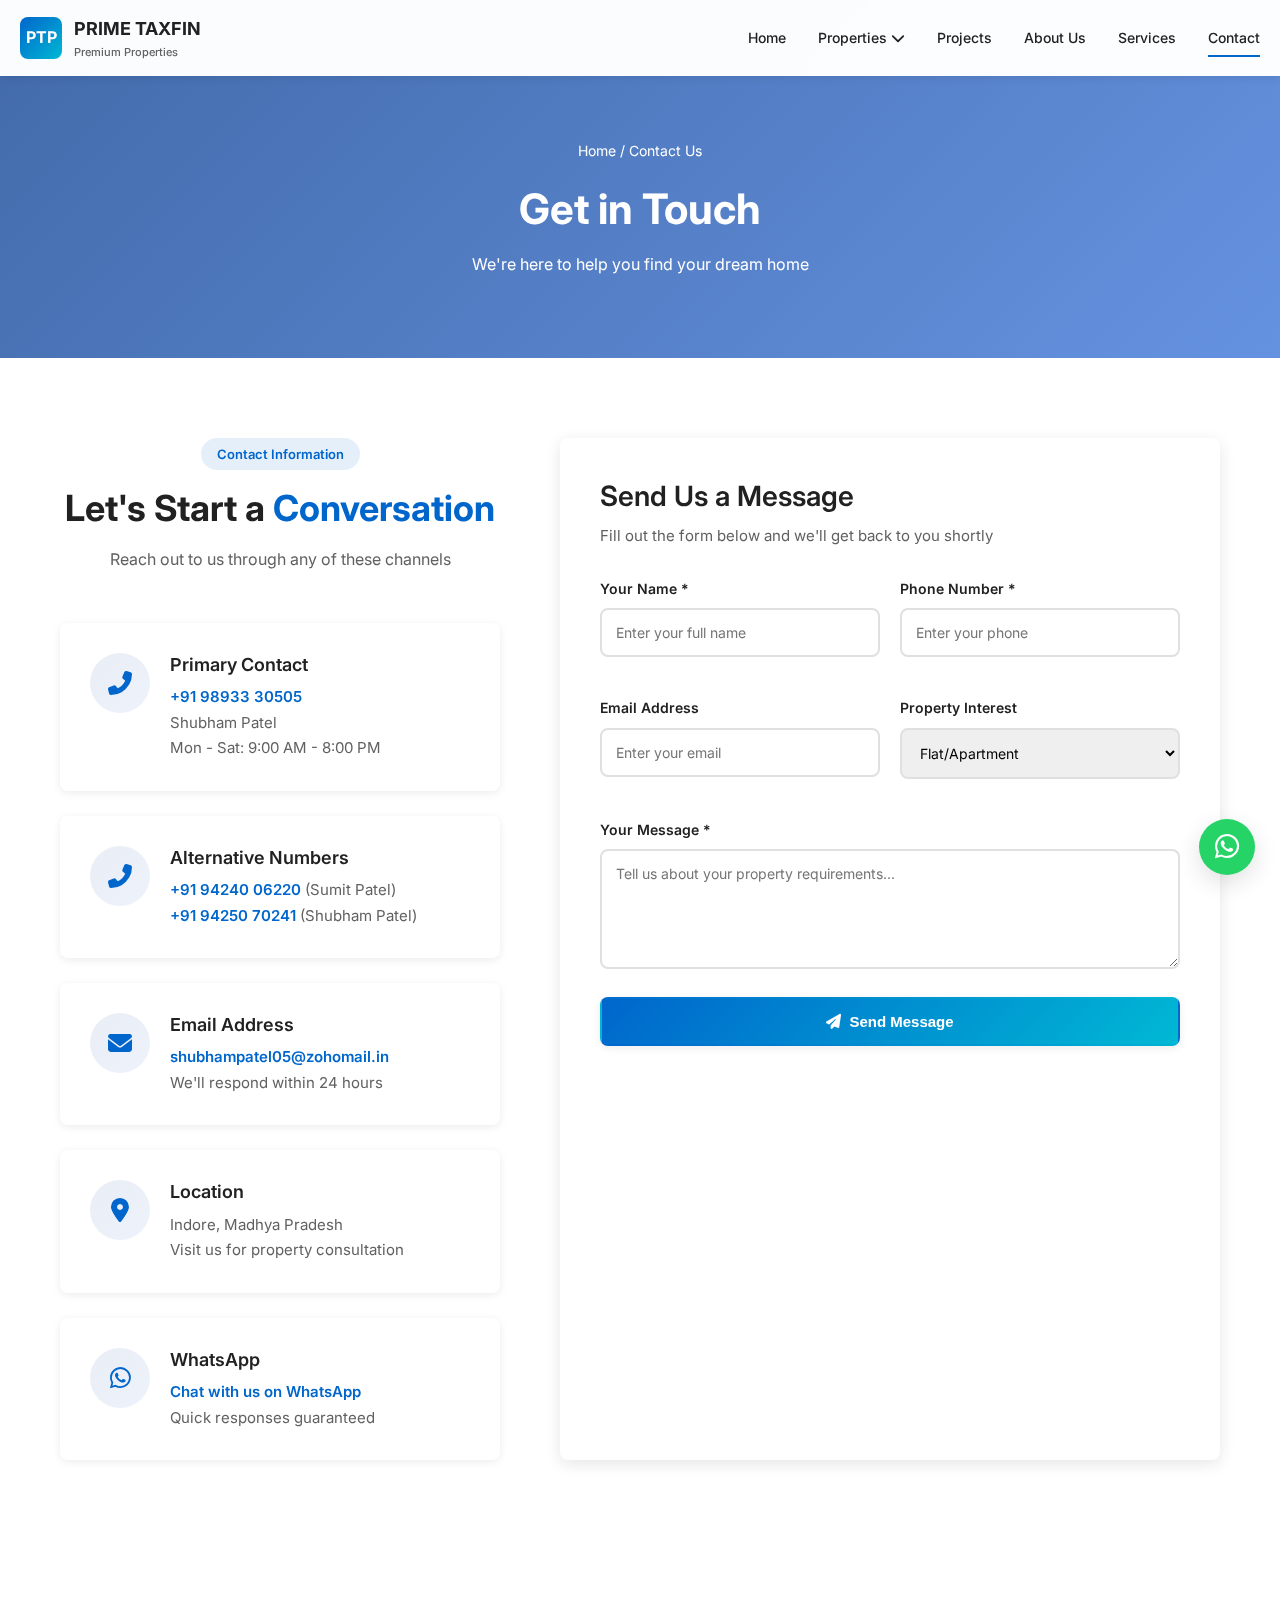
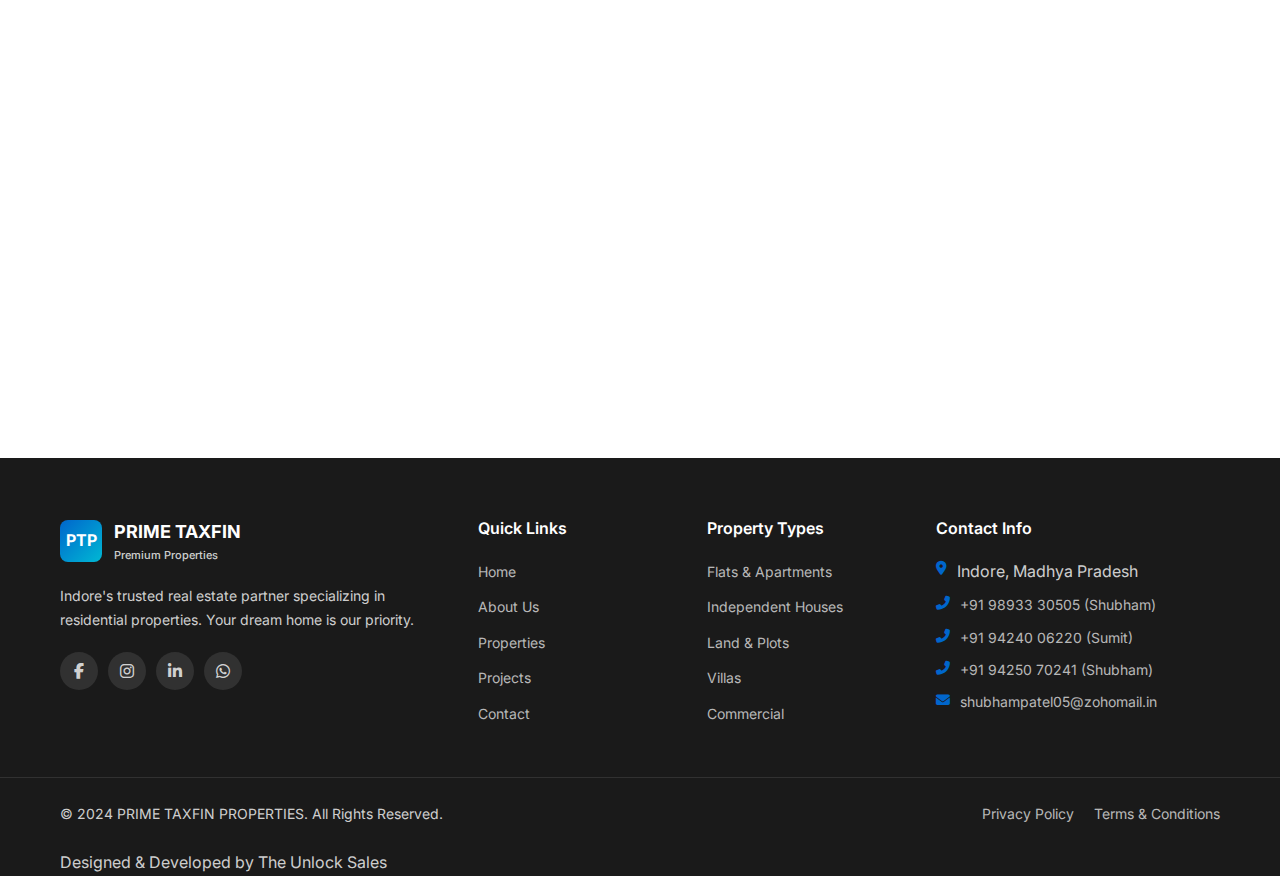
<file: contact.html>
<!DOCTYPE html>
<html lang="en">
<head>
    <meta charset="UTF-8">
    <meta name="viewport" content="width=device-width, initial-scale=1.0">
    <title>Contact Us - PRIME TAXFIN PROPERTIES | Get in Touch</title>
    <meta name="description" content="Contact Prime Taxfin Properties for premium residential properties in Indore. Call, email, or visit our office for property inquiries.">
    <link rel="stylesheet" href="style.css">
    <link rel="stylesheet" href="https://cdnjs.cloudflare.com/ajax/libs/font-awesome/6.5.1/css/all.min.css">
    <link href="https://unpkg.com/aos@2.3.1/dist/aos.css" rel="stylesheet">
    <link href="https://fonts.googleapis.com/css2?family=Inter:wght@300;400;500;600;700;800&family=Playfair+Display:wght@400;500;600;700&display=swap" rel="stylesheet">
    <style>
        .page-hero {
            background: linear-gradient(135deg, rgba(45, 90, 160, 0.9) 0%, rgba(74, 127, 219, 0.85) 100%), url('https://images.unsplash.com/photo-1486406146926-c627a92ad1ab?w=1600') center/cover;
            padding: 140px 20px 80px;
            text-align: center;
            color: var(--white);
        }
        .page-hero h1 {
            font-size: 42px;
            font-weight: 700;
            margin-bottom: 15px;
            color: var(--white);
        }
        .breadcrumb {
            font-size: 14px;
            margin-bottom: 20px;
            opacity: 0.9;
        }
        .breadcrumb a {
            color: var(--white);
        }
        .contact-grid {
            display: grid;
            grid-template-columns: 1fr 1.5fr;
            gap: 60px;
        }
        .contact-info-cards {
            display: flex;
            flex-direction: column;
            gap: 25px;
        }
        .info-card {
            background: var(--white);
            padding: 30px;
            border-radius: var(--radius);
            box-shadow: var(--shadow-sm);
            display: flex;
            gap: 20px;
            transition: var(--transition);
        }
        .info-card:hover {
            transform: translateX(5px);
            box-shadow: var(--shadow-md);
        }
        .info-icon {
            width: 60px;
            height: 60px;
            background: linear-gradient(135deg, rgba(45, 90, 160, 0.1) 0%, rgba(74, 127, 219, 0.1) 100%);
            border-radius: 50%;
            display: flex;
            align-items: center;
            justify-content: center;
            font-size: 24px;
            color: var(--primary-blue);
            flex-shrink: 0;
        }
        .info-content h3 {
            font-size: 18px;
            margin-bottom: 8px;
        }
        .info-content p {
            font-size: 15px;
            color: var(--text-gray);
            line-height: 1.7;
        }
        .info-content a {
            color: var(--primary-blue);
            font-weight: 600;
        }
        .contact-form-wrapper {
            background: var(--white);
            padding: 40px;
            border-radius: var(--radius);
            box-shadow: var(--shadow-md);
        }
        .contact-form-wrapper h3 {
            font-size: 28px;
            margin-bottom: 10px;
        }
        .contact-form-wrapper p {
            font-size: 15px;
            color: var(--text-gray);
            margin-bottom: 30px;
        }
        .form-row {
            display: grid;
            grid-template-columns: 1fr 1fr;
            gap: 20px;
            margin-bottom: 20px;
        }
        .form-group {
            margin-bottom: 20px;
        }
        .form-group label {
            display: block;
            font-size: 14px;
            font-weight: 600;
            margin-bottom: 8px;
            color: var(--text-dark);
        }
        .form-group input,
        .form-group textarea,
        .form-group select {
            width: 100%;
            padding: 14px;
            border: 2px solid var(--border-color);
            border-radius: var(--radius);
            font-size: 14px;
            transition: var(--transition);
            font-family: inherit;
        }
        .form-group input:focus,
        .form-group textarea:focus,
        .form-group select:focus {
            outline: none;
            border-color: var(--primary-blue);
        }
        .form-group textarea {
            resize: vertical;
            min-height: 120px;
        }
        .map-section {
            margin-top: 60px;
            border-radius: var(--radius);
            overflow: hidden;
            box-shadow: var(--shadow-md);
        }
        .map-section iframe {
            width: 100%;
            height: 450px;
            border: none;
        }
        @media (max-width: 992px) {
            .contact-grid {
                grid-template-columns: 1fr;
                gap: 40px;
            }
        }
        @media (max-width: 576px) {
            .page-hero h1 {
                font-size: 32px;
            }
            .form-row {
                grid-template-columns: 1fr;
            }
            .contact-form-wrapper {
                padding: 30px 20px;
            }
        }
    </style>
</head>
<body>

    <a href="https://wa.me/919893330505" class="whatsapp-float" target="_blank">
        <i class="fab fa-whatsapp"></i>
    </a>

    <header class="header scrolled" id="header">
        <div class="header-container">
            <a href="index.html" class="logo">
                <div class="logo-icon">PTP</div>
                <div class="logo-text">
                    <span class="logo-name">PRIME TAXFIN</span>
                    <span class="logo-tagline">Premium Properties</span>
                </div>
            </a>

            <nav class="nav-menu" id="navMenu">
                <a href="index.html" class="nav-link">Home</a>
                <div class="nav-dropdown">
                    <a href="properties.html" class="nav-link">Properties <i class="fas fa-chevron-down"></i></a>
                    <div class="dropdown-menu">
                        <a href="properties.html?type=flat">Flats & Apartments</a>
                        <a href="properties.html?type=house">Independent Houses</a>
                        <a href="properties.html?type=land">Land & Plots</a>
                        <a href="properties.html?type=villa">Villas</a>
                        <a href="properties.html?type=commercial">Commercial</a>
                    </div>
                </div>
                <a href="projects.html" class="nav-link">Projects</a>
                <a href="about.html" class="nav-link">About Us</a>
                <a href="services.html" class="nav-link">Services</a>
                <a href="contact.html" class="nav-link active">Contact</a>
            </nav>

            <button class="menu-toggle" id="menuToggle">
                <span></span>
                <span></span>
                <span></span>
            </button>
        </div>
    </header>

    <section class="page-hero">
        <div class="container">
            <div class="breadcrumb" data-aos="fade-up">
                <a href="index.html">Home</a> / Contact Us
            </div>
            <h1 data-aos="fade-up" data-aos-delay="100">Get in Touch</h1>
            <p data-aos="fade-up" data-aos-delay="200">We're here to help you find your dream home</p>
        </div>
    </section>

    <section class="section-padding">
        <div class="container">
            <div class="contact-grid">
                <div class="contact-info" data-aos="fade-right">
                    <div class="section-header">
                        <span class="section-tag">Contact Information</span>
                        <h2 class="section-title">Let's Start a <span>Conversation</span></h2>
                        <p class="section-subtitle">Reach out to us through any of these channels</p>
                    </div>

                    <div class="contact-info-cards">
                        <div class="info-card">
                            <div class="info-icon">
                                <i class="fas fa-phone-alt"></i>
                            </div>
                            <div class="info-content">
                                <h3>Primary Contact</h3>
                                <p><a href="tel:9893330505">+91 98933 30505</a></p>
                                <p>Shubham Patel</p>
                                <p>Mon - Sat: 9:00 AM - 8:00 PM</p>
                            </div>
                        </div>

                        <div class="info-card">
                            <div class="info-icon">
                                <i class="fas fa-phone-alt"></i>
                            </div>
                            <div class="info-content">
                                <h3>Alternative Numbers</h3>
                                <p><a href="tel:9424006220">+91 94240 06220</a> (Sumit Patel)</p>
                                <p><a href="tel:9425070241">+91 94250 70241</a> (Shubham Patel)</p>
                            </div>
                        </div>

                        <div class="info-card">
                            <div class="info-icon">
                                <i class="fas fa-envelope"></i>
                            </div>
                            <div class="info-content">
                                <h3>Email Address</h3>
                                <p><a href="mailto:shubhampatel05@zohomail.in">shubhampatel05@zohomail.in</a></p>
                                <p>We'll respond within 24 hours</p>
                            </div>
                        </div>

                        <div class="info-card">
                            <div class="info-icon">
                                <i class="fas fa-map-marker-alt"></i>
                            </div>
                            <div class="info-content">
                                <h3>Location</h3>
                                <p>Indore, Madhya Pradesh</p>
                                <p>Visit us for property consultation</p>
                            </div>
                        </div>

                        <div class="info-card">
                            <div class="info-icon">
                                <i class="fab fa-whatsapp"></i>
                            </div>
                            <div class="info-content">
                                <h3>WhatsApp</h3>
                                <p><a href="https://wa.me/919893330505" target="_blank">Chat with us on WhatsApp</a></p>
                                <p>Quick responses guaranteed</p>
                            </div>
                        </div>
                    </div>
                </div>

                <div class="contact-form-wrapper" data-aos="fade-left">
                    <h3>Send Us a Message</h3>
                    <p>Fill out the form below and we'll get back to you shortly</p>

                    <form id="contactForm">
                        <div class="form-row">
                            <div class="form-group">
                                <label>Your Name *</label>
                                <input type="text" name="name" placeholder="Enter your full name" required>
                            </div>
                            <div class="form-group">
                                <label>Phone Number *</label>
                                <input type="tel" name="phone" placeholder="Enter your phone" required>
                            </div>
                        </div>

                        <div class="form-row">
                            <div class="form-group">
                                <label>Email Address</label>
                                <input type="email" name="email" placeholder="Enter your email">
                            </div>
                            <div class="form-group">
                                <label>Property Interest</label>
                                <select name="interest">
                                    <option>Flat/Apartment</option>
                                    <option>Independent House</option>
                                    <option>Land/Plot</option>
                                    <option>Villa</option>
                                    <option>Commercial Property</option>
                                    <option>Property Valuation</option>
                                    <option>General Inquiry</option>
                                </select>
                            </div>
                        </div>

                        <div class="form-group">
                            <label>Your Message *</label>
                            <textarea name="message" placeholder="Tell us about your property requirements..." required></textarea>
                        </div>

                        <button type="submit" class="btn-primary btn-lg" style="width: 100%;">
                            <i class="fas fa-paper-plane"></i>
                            Send Message
                        </button>
                    </form>
                </div>
            </div>

            <div class="map-section" data-aos="fade-up">
                <iframe src="https://www.google.com/maps/embed?pb=!1m18!1m12!1m3!1d235013.7038109427!2d75.69903658203124!3d22.724065500000003!2m3!1f0!2f0!3f0!3m2!1i1024!2i768!4f13.1!3m3!1m2!1s0x3962fcad1b410ddb%3A0x96ec4da356240f4!2sIndore%2C%20Madhya%20Pradesh!5e0!3m2!1sen!2sin!4v1703234567890!5m2!1sen!2sin" allowfullscreen="" loading="lazy"></iframe>
            </div>
        </div>
    </section>

    <footer class="footer">
        <div class="footer-main">
            <div class="container">
                <div class="footer-grid">
                    <div class="footer-col">
                        <div class="footer-logo">
                            <div class="logo-icon">PTP</div>
                            <div class="logo-text">
                                <span class="logo-name">PRIME TAXFIN</span>
                                <span class="logo-tagline">Premium Properties</span>
                            </div>
                        </div>
                        <p>Indore's trusted real estate partner specializing in residential properties. Your dream home is our priority.</p>
                        <div class="footer-social">
                            <a href="#"><i class="fab fa-facebook-f"></i></a>
                            <a href="#"><i class="fab fa-instagram"></i></a>
                            <a href="#"><i class="fab fa-linkedin-in"></i></a>
                            <a href="https://wa.me/919893330505"><i class="fab fa-whatsapp"></i></a>
                        </div>
                    </div>

                    <div class="footer-col">
                        <h4>Quick Links</h4>
                        <ul>
                            <li><a href="index.html">Home</a></li>
                            <li><a href="about.html">About Us</a></li>
                            <li><a href="properties.html">Properties</a></li>
                            <li><a href="projects.html">Projects</a></li>
                            <li><a href="contact.html">Contact</a></li>
                        </ul>
                    </div>

                    <div class="footer-col">
                        <h4>Property Types</h4>
                        <ul>
                            <li><a href="properties.html?type=flat">Flats & Apartments</a></li>
                            <li><a href="properties.html?type=house">Independent Houses</a></li>
                            <li><a href="properties.html?type=land">Land & Plots</a></li>
                            <li><a href="properties.html?type=villa">Villas</a></li>
                            <li><a href="properties.html?type=commercial">Commercial</a></li>
                        </ul>
                    </div>

                    <div class="footer-col">
                        <h4>Contact Info</h4>
                        <ul class="footer-contact">
                            <li>
                                <i class="fas fa-map-marker-alt"></i>
                                <span>Indore, Madhya Pradesh</span>
                            </li>
                            <li>
                                <i class="fas fa-phone-alt"></i>
                                <a href="tel:9893330505">+91 98933 30505 (Shubham)</a>
                            </li>
                            <li>
                                <i class="fas fa-phone-alt"></i>
                                <a href="tel:9424006220">+91 94240 06220 (Sumit)</a>
                            </li>
                            <li>
                                <i class="fas fa-phone-alt"></i>
                                <a href="tel:9425070241">+91 94250 70241 (Shubham)</a>
                            </li>
                            <li>
                                <i class="fas fa-envelope"></i>
                                <a href="mailto:shubhampatel05@zohomail.in">shubhampatel05@zohomail.in</a>
                            </li>
                        </ul>
                    </div>
                </div>
            </div>
        </div>

        <div class="footer-bottom">
            <div class="container">
                <div class="footer-bottom-content">
                    <p>&copy; 2024 PRIME TAXFIN PROPERTIES. All Rights Reserved.</p>
                    <div class="footer-links">
                        <a href="#">Privacy Policy</a>
                        <a href="#">Terms & Conditions</a>
                    </div>
                </div>
            </div>
        </div>

        <!-- Developer Credit -->
        <div class="developer-credit">
            <div class="container">
                <p>Designed & Developed by <a href="https://theunlocksales.github.io/theunlocksales/" target="_blank" rel="noopener">The Unlock Sales</a></p>
            </div>
        </div>
    </footer>

    <script src="https://unpkg.com/aos@2.3.1/dist/aos.js"></script>
    <script src="script.js"></script>

</body>
</html>
</file>
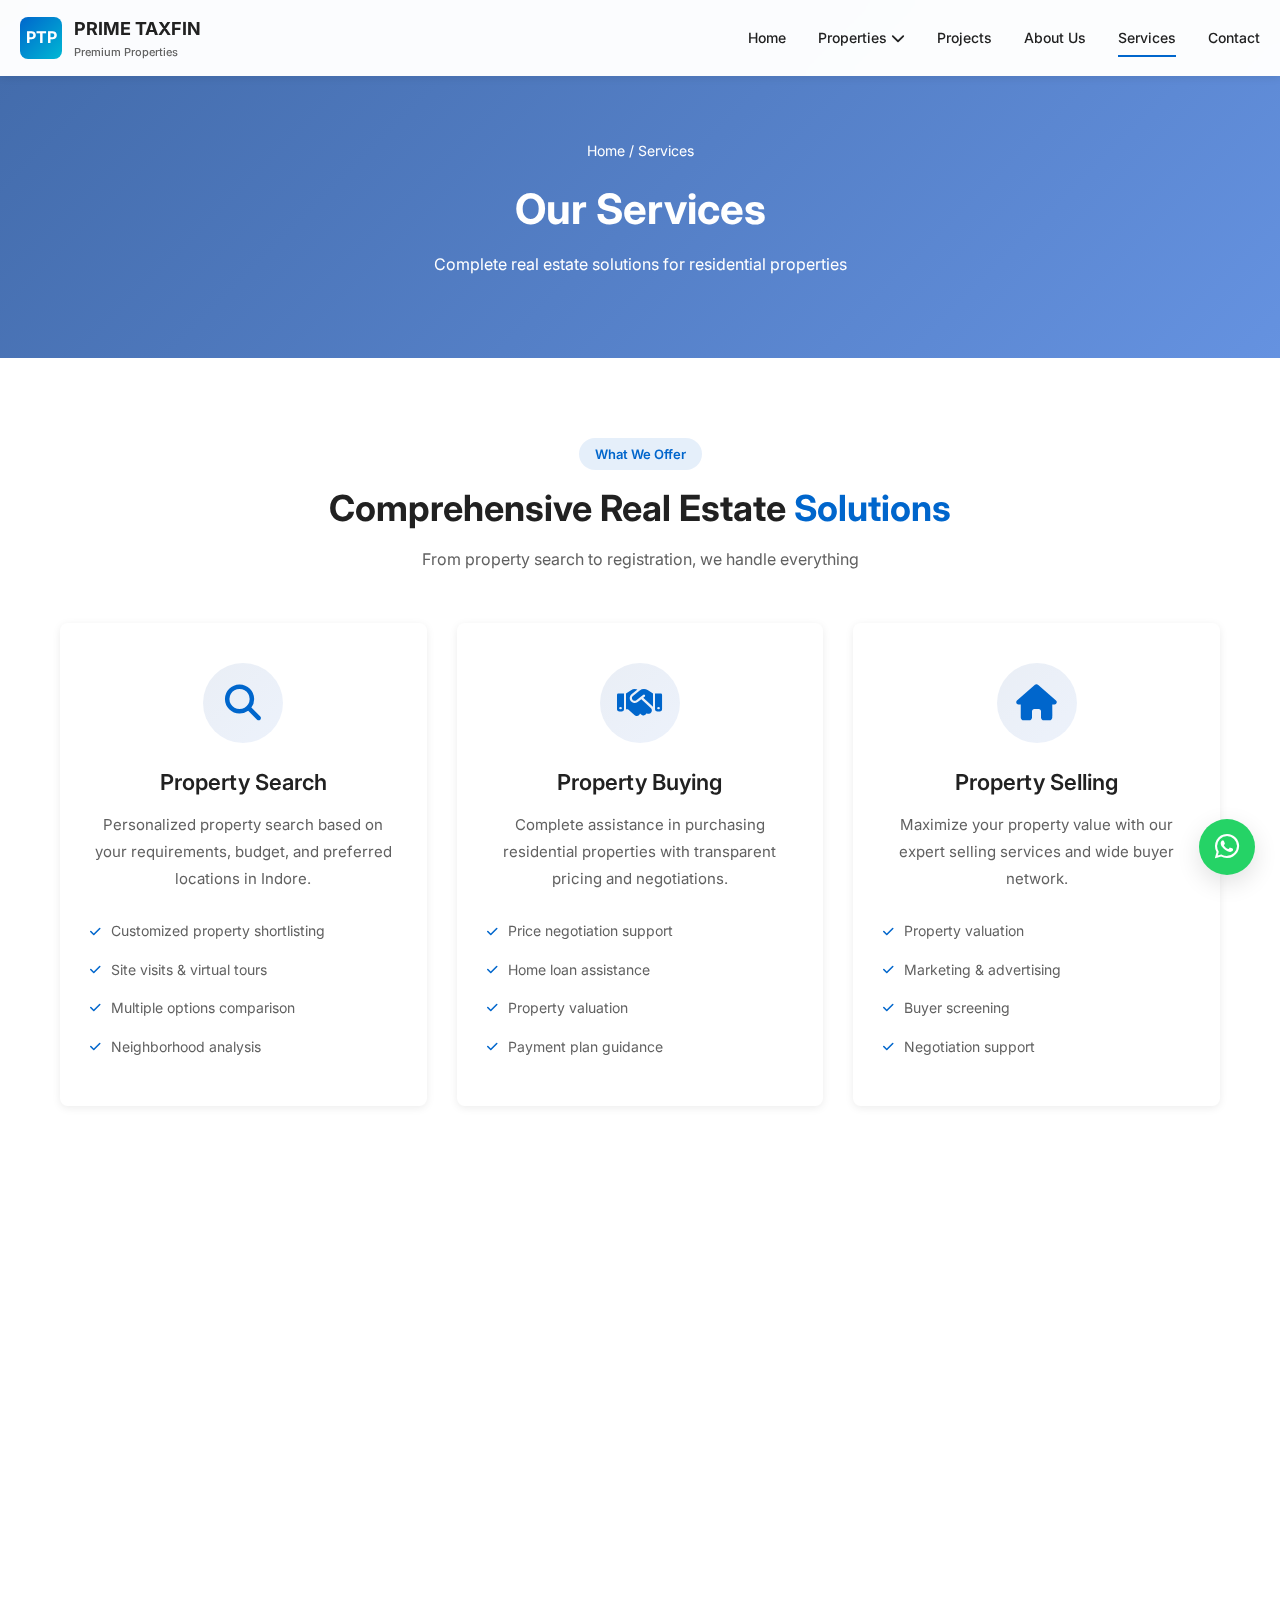
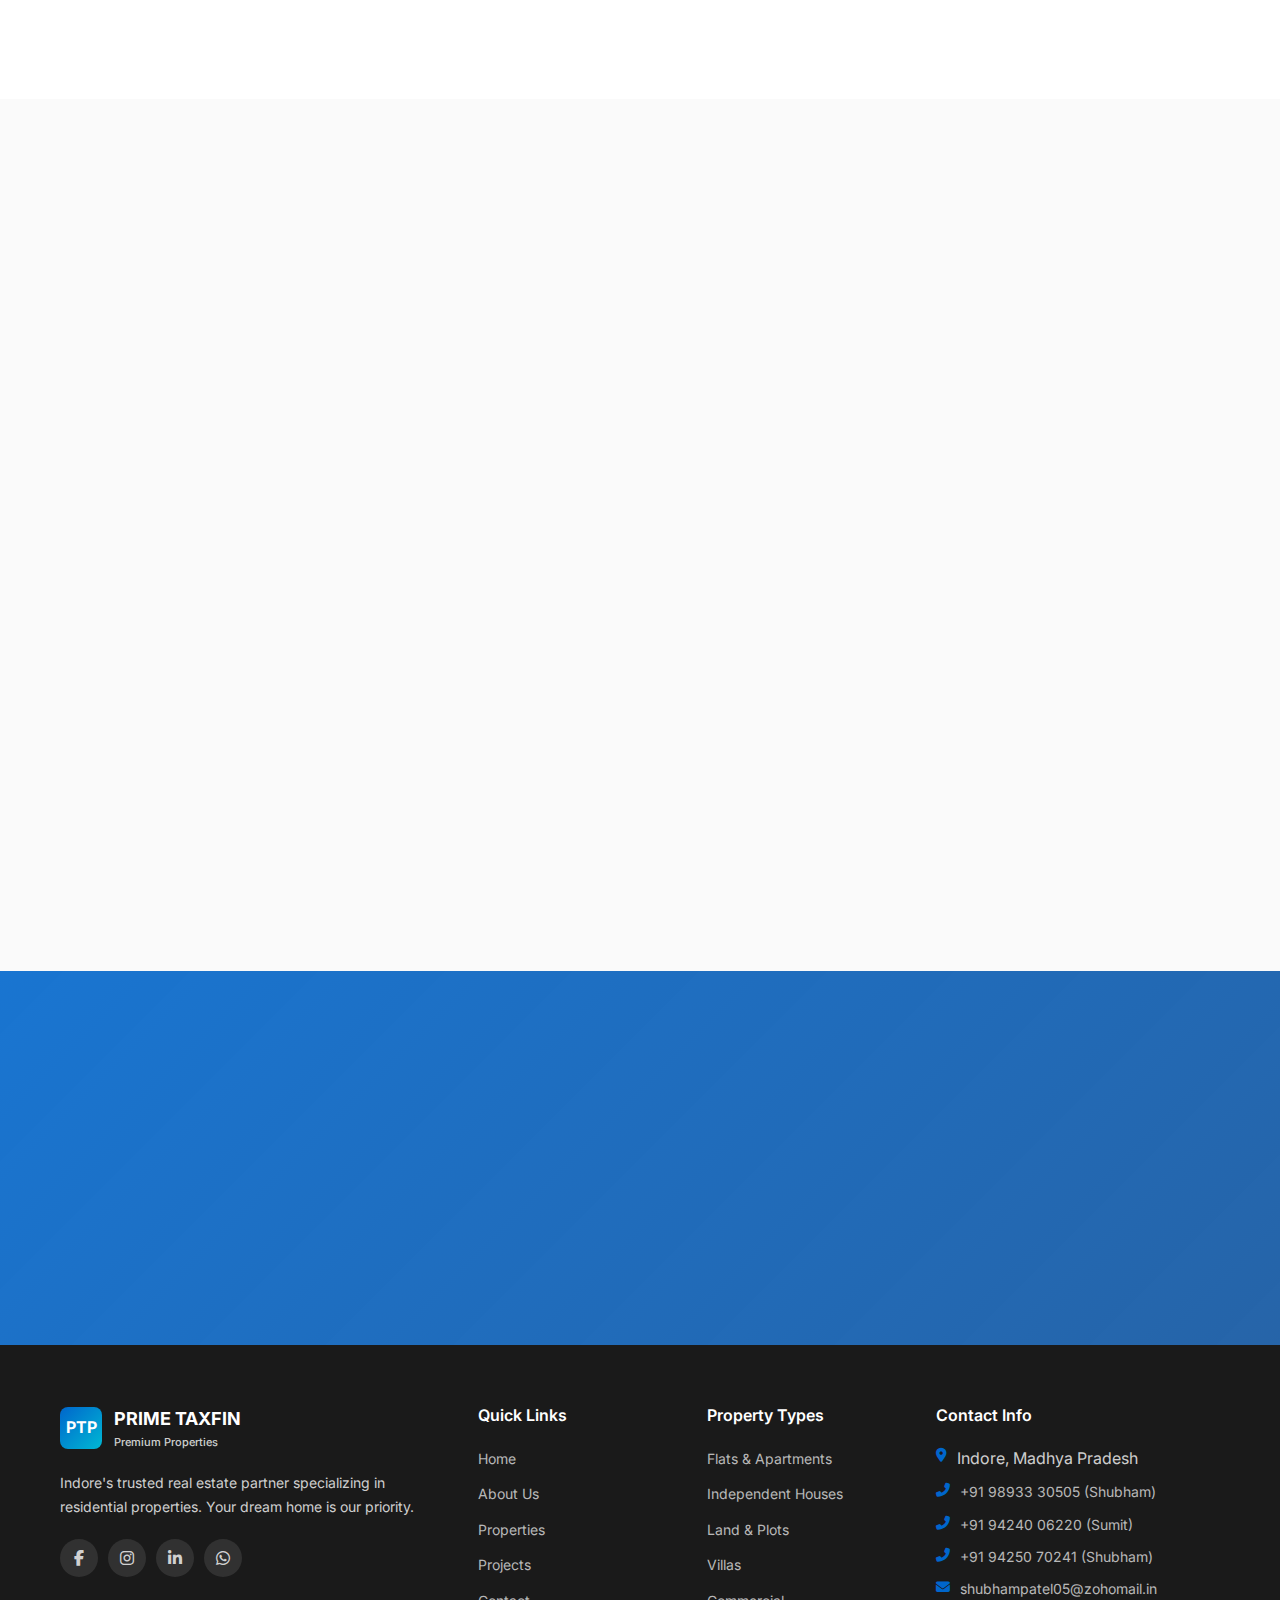
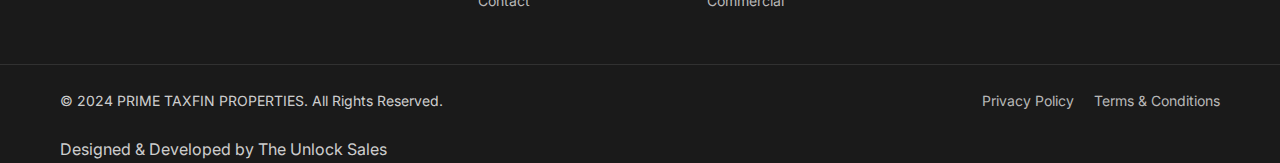
<file: services.html>
<!DOCTYPE html>
<html lang="en">
<head>
    <meta charset="UTF-8">
    <meta name="viewport" content="width=device-width, initial-scale=1.0">
    <title>Services - PRIME TAXFIN PROPERTIES | Complete Real Estate Solutions</title>
    <meta name="description" content="Complete real estate services including property buying, selling, legal assistance, and property management in Indore.">
    <link rel="stylesheet" href="style.css">
    <link rel="stylesheet" href="https://cdnjs.cloudflare.com/ajax/libs/font-awesome/6.5.1/css/all.min.css">
    <link href="https://unpkg.com/aos@2.3.1/dist/aos.css" rel="stylesheet">
    <link href="https://fonts.googleapis.com/css2?family=Inter:wght@300;400;500;600;700;800&family=Playfair+Display:wght@400;500;600;700&display=swap" rel="stylesheet">
    <style>
        .page-hero {
            background: linear-gradient(135deg, rgba(45, 90, 160, 0.9) 0%, rgba(74, 127, 219, 0.85) 100%), url('https://images.unsplash.com/photo-1560518883-ce09059eeffa?w=1600') center/cover;
            padding: 140px 20px 80px;
            text-align: center;
            color: var(--white);
        }
        .page-hero h1 {
            font-size: 42px;
            font-weight: 700;
            margin-bottom: 15px;
            color: var(--white);
        }
        .breadcrumb {
            font-size: 14px;
            margin-bottom: 20px;
            opacity: 0.9;
        }
        .breadcrumb a {
            color: var(--white);
        }
        .services-grid {
            display: grid;
            grid-template-columns: repeat(auto-fit, minmax(350px, 1fr));
            gap: 30px;
        }
        .service-card {
            background: var(--white);
            padding: 40px 30px;
            border-radius: var(--radius);
            box-shadow: var(--shadow-sm);
            transition: var(--transition);
            text-align: center;
        }
        .service-card:hover {
            transform: translateY(-8px);
            box-shadow: var(--shadow-lg);
        }
        .service-icon {
            width: 80px;
            height: 80px;
            margin: 0 auto 25px;
            background: linear-gradient(135deg, rgba(45, 90, 160, 0.1) 0%, rgba(74, 127, 219, 0.1) 100%);
            border-radius: 50%;
            display: flex;
            align-items: center;
            justify-content: center;
            font-size: 36px;
            color: var(--primary-blue);
            transition: var(--transition);
        }
        .service-card:hover .service-icon {
            background: var(--gradient-blue);
            color: var(--white);
            transform: rotateY(360deg);
        }
        .service-card h3 {
            font-size: 22px;
            margin-bottom: 15px;
            color: var(--text-dark);
        }
        .service-card p {
            font-size: 15px;
            color: var(--text-gray);
            line-height: 1.8;
            margin-bottom: 20px;
        }
        .service-features {
            list-style: none;
            text-align: left;
            margin-top: 20px;
        }
        .service-features li {
            padding: 8px 0;
            font-size: 14px;
            color: var(--text-gray);
            display: flex;
            align-items: center;
            gap: 10px;
        }
        .service-features li i {
            color: var(--primary-blue);
            font-size: 12px;
        }
        .process-section {
            background: var(--bg-light);
        }
        .process-grid {
            display: grid;
            grid-template-columns: repeat(auto-fit, minmax(250px, 1fr));
            gap: 30px;
            margin-top: 50px;
        }
        .process-step {
            background: var(--white);
            padding: 30px;
            border-radius: var(--radius);
            box-shadow: var(--shadow-sm);
            text-align: center;
            position: relative;
        }
        .step-number {
            width: 50px;
            height: 50px;
            background: var(--gradient-blue);
            color: var(--white);
            border-radius: 50%;
            display: flex;
            align-items: center;
            justify-content: center;
            font-size: 22px;
            font-weight: 700;
            margin: 0 auto 20px;
        }
        .process-step h4 {
            font-size: 18px;
            margin-bottom: 12px;
        }
        .process-step p {
            font-size: 14px;
            color: var(--text-gray);
            line-height: 1.7;
        }
        @media (max-width: 768px) {
            .page-hero h1 {
                font-size: 32px;
            }
            .services-grid {
                grid-template-columns: 1fr;
            }
        }
    </style>
</head>
<body>

    <a href="https://wa.me/919893330505" class="whatsapp-float" target="_blank">
        <i class="fab fa-whatsapp"></i>
    </a>

    <header class="header scrolled" id="header">
        <div class="header-container">
            <a href="index.html" class="logo">
                <div class="logo-icon">PTP</div>
                <div class="logo-text">
                    <span class="logo-name">PRIME TAXFIN</span>
                    <span class="logo-tagline">Premium Properties</span>
                </div>
            </a>

            <nav class="nav-menu" id="navMenu">
                <a href="index.html" class="nav-link">Home</a>
                <div class="nav-dropdown">
                    <a href="properties.html" class="nav-link">Properties <i class="fas fa-chevron-down"></i></a>
                    <div class="dropdown-menu">
                        <a href="properties.html?type=flat">Flats & Apartments</a>
                        <a href="properties.html?type=house">Independent Houses</a>
                        <a href="properties.html?type=land">Land & Plots</a>
                        <a href="properties.html?type=villa">Villas</a>
                        <a href="properties.html?type=commercial">Commercial</a>
                    </div>
                </div>
                <a href="projects.html" class="nav-link">Projects</a>
                <a href="about.html" class="nav-link">About Us</a>
                <a href="services.html" class="nav-link active">Services</a>
                <a href="contact.html" class="nav-link">Contact</a>
            </nav>

            <button class="menu-toggle" id="menuToggle">
                <span></span>
                <span></span>
                <span></span>
            </button>
        </div>
    </header>

    <section class="page-hero">
        <div class="container">
            <div class="breadcrumb" data-aos="fade-up">
                <a href="index.html">Home</a> / Services
            </div>
            <h1 data-aos="fade-up" data-aos-delay="100">Our Services</h1>
            <p data-aos="fade-up" data-aos-delay="200">Complete real estate solutions for residential properties</p>
        </div>
    </section>

    <section class="section-padding">
        <div class="container">
            <div class="section-header" data-aos="fade-up">
                <span class="section-tag">What We Offer</span>
                <h2 class="section-title">Comprehensive Real Estate <span>Solutions</span></h2>
                <p class="section-subtitle">From property search to registration, we handle everything</p>
            </div>

            <div class="services-grid">
                <div class="service-card" data-aos="fade-up" data-aos-delay="0">
                    <div class="service-icon">
                        <i class="fas fa-search"></i>
                    </div>
                    <h3>Property Search</h3>
                    <p>Personalized property search based on your requirements, budget, and preferred locations in Indore.</p>
                    <ul class="service-features">
                        <li><i class="fas fa-check"></i> Customized property shortlisting</li>
                        <li><i class="fas fa-check"></i> Site visits & virtual tours</li>
                        <li><i class="fas fa-check"></i> Multiple options comparison</li>
                        <li><i class="fas fa-check"></i> Neighborhood analysis</li>
                    </ul>
                </div>

                <div class="service-card" data-aos="fade-up" data-aos-delay="100">
                    <div class="service-icon">
                        <i class="fas fa-handshake"></i>
                    </div>
                    <h3>Property Buying</h3>
                    <p>Complete assistance in purchasing residential properties with transparent pricing and negotiations.</p>
                    <ul class="service-features">
                        <li><i class="fas fa-check"></i> Price negotiation support</li>
                        <li><i class="fas fa-check"></i> Home loan assistance</li>
                        <li><i class="fas fa-check"></i> Property valuation</li>
                        <li><i class="fas fa-check"></i> Payment plan guidance</li>
                    </ul>
                </div>

                <div class="service-card" data-aos="fade-up" data-aos-delay="200">
                    <div class="service-icon">
                        <i class="fas fa-home"></i>
                    </div>
                    <h3>Property Selling</h3>
                    <p>Maximize your property value with our expert selling services and wide buyer network.</p>
                    <ul class="service-features">
                        <li><i class="fas fa-check"></i> Property valuation</li>
                        <li><i class="fas fa-check"></i> Marketing & advertising</li>
                        <li><i class="fas fa-check"></i> Buyer screening</li>
                        <li><i class="fas fa-check"></i> Negotiation support</li>
                    </ul>
                </div>

                <div class="service-card" data-aos="fade-up" data-aos-delay="0">
                    <div class="service-icon">
                        <i class="fas fa-file-contract"></i>
                    </div>
                    <h3>Legal Services</h3>
                    <p>Complete legal verification, documentation, and registration assistance for property transactions.</p>
                    <ul class="service-features">
                        <li><i class="fas fa-check"></i> Title verification</li>
                        <li><i class="fas fa-check"></i> RERA compliance check</li>
                        <li><i class="fas fa-check"></i> Agreement drafting</li>
                        <li><i class="fas fa-check"></i> Registration assistance</li>
                    </ul>
                </div>

                <div class="service-card" data-aos="fade-up" data-aos-delay="100">
                    <div class="service-icon">
                        <i class="fas fa-chart-line"></i>
                    </div>
                    <h3>Investment Advisory</h3>
                    <p>Expert guidance on property investments with market analysis and ROI projections.</p>
                    <ul class="service-features">
                        <li><i class="fas fa-check"></i> Market research</li>
                        <li><i class="fas fa-check"></i> Growth potential analysis</li>
                        <li><i class="fas fa-check"></i> Rental yield calculations</li>
                        <li><i class="fas fa-check"></i> Exit strategy planning</li>
                    </ul>
                </div>

                <div class="service-card" data-aos="fade-up" data-aos-delay="200">
                    <div class="service-icon">
                        <i class="fas fa-key"></i>
                    </div>
                    <h3>Post-Purchase Support</h3>
                    <p>Continued support after property purchase including documentation and utility connections.</p>
                    <ul class="service-features">
                        <li><i class="fas fa-check"></i> Documentation filing</li>
                        <li><i class="fas fa-check"></i> Utility connections</li>
                        <li><i class="fas fa-check"></i> Society registration</li>
                        <li><i class="fas fa-check"></i> Maintenance guidance</li>
                    </ul>
                </div>
            </div>
        </div>
    </section>

    <section class="process-section section-padding">
        <div class="container">
            <div class="section-header" data-aos="fade-up">
                <span class="section-tag">Our Process</span>
                <h2 class="section-title">How We <span>Work</span></h2>
                <p class="section-subtitle">Simple 5-step process for smooth property transactions</p>
            </div>

            <div class="process-grid">
                <div class="process-step" data-aos="fade-up" data-aos-delay="0">
                    <div class="step-number">1</div>
                    <h4>Requirement Analysis</h4>
                    <p>Understanding your needs, budget, and preferences through detailed consultation.</p>
                </div>

                <div class="process-step" data-aos="fade-up" data-aos-delay="100">
                    <div class="step-number">2</div>
                    <h4>Property Shortlisting</h4>
                    <p>Curated property options matching your criteria with detailed information.</p>
                </div>

                <div class="process-step" data-aos="fade-up" data-aos-delay="200">
                    <div class="step-number">3</div>
                    <h4>Site Visits</h4>
                    <p>Physical property inspection and neighborhood evaluation with our experts.</p>
                </div>

                <div class="process-step" data-aos="fade-up" data-aos-delay="300">
                    <div class="step-number">4</div>
                    <h4>Legal Verification</h4>
                    <p>Complete legal due diligence, documentation, and agreement finalization.</p>
                </div>

                <div class="process-step" data-aos="fade-up" data-aos-delay="400">
                    <div class="step-number">5</div>
                    <h4>Transaction & Registration</h4>
                    <p>Smooth transaction process and complete registration assistance.</p>
                </div>
            </div>
        </div>
    </section>

    <section class="cta-section">
        <div class="cta-content" data-aos="zoom-in">
            <h2>Need Real Estate Assistance?</h2>
            <p>Contact our experts for free consultation</p>
            <div class="cta-buttons">
                <a href="contact.html" class="btn-white">Schedule Consultation</a>
                <a href="tel:9893330505" class="btn-outline-white">
                    <i class="fas fa-phone"></i> Call: 9893330505
                </a>
            </div>
        </div>
    </section>

    <footer class="footer">
        <div class="footer-main">
            <div class="container">
                <div class="footer-grid">
                    <div class="footer-col">
                        <div class="footer-logo">
                            <div class="logo-icon">PTP</div>
                            <div class="logo-text">
                                <span class="logo-name">PRIME TAXFIN</span>
                                <span class="logo-tagline">Premium Properties</span>
                            </div>
                        </div>
                        <p>Indore's trusted real estate partner specializing in residential properties. Your dream home is our priority.</p>
                        <div class="footer-social">
                            <a href="#"><i class="fab fa-facebook-f"></i></a>
                            <a href="#"><i class="fab fa-instagram"></i></a>
                            <a href="#"><i class="fab fa-linkedin-in"></i></a>
                            <a href="https://wa.me/919893330505"><i class="fab fa-whatsapp"></i></a>
                        </div>
                    </div>

                    <div class="footer-col">
                        <h4>Quick Links</h4>
                        <ul>
                            <li><a href="index.html">Home</a></li>
                            <li><a href="about.html">About Us</a></li>
                            <li><a href="properties.html">Properties</a></li>
                            <li><a href="projects.html">Projects</a></li>
                            <li><a href="contact.html">Contact</a></li>
                        </ul>
                    </div>

                    <div class="footer-col">
                        <h4>Property Types</h4>
                        <ul>
                            <li><a href="properties.html?type=flat">Flats & Apartments</a></li>
                            <li><a href="properties.html?type=house">Independent Houses</a></li>
                            <li><a href="properties.html?type=land">Land & Plots</a></li>
                            <li><a href="properties.html?type=villa">Villas</a></li>
                            <li><a href="properties.html?type=commercial">Commercial</a></li>
                        </ul>
                    </div>

                    <div class="footer-col">
                        <h4>Contact Info</h4>
                        <ul class="footer-contact">
                            <li>
                                <i class="fas fa-map-marker-alt"></i>
                                <span>Indore, Madhya Pradesh</span>
                            </li>
                            <li>
                                <i class="fas fa-phone-alt"></i>
                                <a href="tel:9893330505">+91 98933 30505 (Shubham)</a>
                            </li>
                            <li>
                                <i class="fas fa-phone-alt"></i>
                                <a href="tel:9424006220">+91 94240 06220 (Sumit)</a>
                            </li>
                            <li>
                                <i class="fas fa-phone-alt"></i>
                                <a href="tel:9425070241">+91 94250 70241 (Shubham)</a>
                            </li>
                            <li>
                                <i class="fas fa-envelope"></i>
                                <a href="mailto:shubhampatel05@zohomail.in">shubhampatel05@zohomail.in</a>
                            </li>
                        </ul>
                    </div>
                </div>
            </div>
        </div>

        <div class="footer-bottom">
            <div class="container">
                <div class="footer-bottom-content">
                    <p>&copy; 2024 PRIME TAXFIN PROPERTIES. All Rights Reserved.</p>
                    <div class="footer-links">
                        <a href="#">Privacy Policy</a>
                        <a href="#">Terms & Conditions</a>
                    </div>
                </div>
            </div>
        </div>
        
        <!-- Developer Credit -->
        <div class="developer-credit">
            <div class="container">
                <p>Designed & Developed by <a href="https://theunlocksales.github.io/theunlocksales/" target="_blank" rel="noopener">The Unlock Sales</a></p>
            </div>
        </div>
    </footer>

    <script src="https://unpkg.com/aos@2.3.1/dist/aos.js"></script>
    <script src="script.js"></script>

</body>
</html>
</file>
<file: style.css>
/* ===================================
   RESET & BASE STYLES
=================================== */

* {
    margin: 0;
    padding: 0;
    box-sizing: border-box;
}

:root {
    --primary-black: #212121;
    --primary-dark: #000000;
    --primary-light: #424242;
    --secondary-black: #333333;
    --accent-gold: #FFD700;
    --accent-light: #FFF8E1;
    --text-dark: #212121;
    --text-gray: #616161;
    --text-light: #9E9E9E;
    --white: #ffffff;
    --bg-light: #fafafa;
    --bg-gray: #f5f5f5;
    --border-color: #e0e0e0;
    --gradient-black: linear-gradient(135deg, #212121 0%, #424242 100%);
    --gradient-gold: linear-gradient(135deg, #FFD700 0%, #FFECB3 100%);
    --gradient-blue: linear-gradient(135deg, #0066cc 0%, #00b8d4 100%);
    --primary-blue: #0066cc;
    --shadow-sm: 0 2px 8px rgba(0, 0, 0, 0.08);
    --shadow-md: 0 4px 16px rgba(0, 0, 0, 0.1);
    --shadow-lg: 0 8px 24px rgba(0, 0, 0, 0.12);
    --transition: all 0.3s ease;
    --radius: 8px;
}

html {
    scroll-behavior: smooth;
    font-size: 16px;
}

body {
    font-family: 'Inter', sans-serif;
    color: var(--text-dark);
    line-height: 1.6;
    background: var(--white);
    overflow-x: hidden;
    width: 100%;
    max-width: 100vw;
}

h1, h2, h3, h4, h5, h6 {
    font-weight: 600;
    line-height: 1.3;
}

img {
    max-width: 100%;
    height: auto;
    display: block;
}

a {
    text-decoration: none;
    color: inherit;
    transition: var(--transition);
}

ul {
    list-style: none;
}

.container {
    max-width: 1200px;
    margin: 0 auto;
    padding: 0 20px;
    width: 100%;
}

.section-padding {
    padding: 80px 0;
}

.bg-light {
    background: var(--bg-light);
}

.text-center {
    text-align: center;
}

/* ===================================
   BUTTONS
=================================== */
.btn-primary,
.btn-outline,
.btn-white,
.btn-outline-white {
    display: inline-flex;
    align-items: center;
    gap: 8px;
    padding: 12px 28px;
    font-size: 14px;
    font-weight: 600;
    border-radius: var(--radius);
    cursor: pointer;
    border: 2px solid transparent;
    transition: var(--transition);
    text-align: center;
    justify-content: center;
}

.btn-primary {
    background: var(--gradient-blue);
    color: var(--white);
    box-shadow: var(--shadow-sm);
}

.btn-primary:hover {
    transform: translateY(-2px);
    box-shadow: var(--shadow-md);
}

.btn-outline {
    background: transparent;
    color: var(--white);
    border-color: var(--white);
}

.btn-outline:hover {
    background: var(--white);
    color: var(--primary-blue);
}

.btn-white {
    background: var(--white);
    color: var(--primary-blue);
}

.btn-white:hover {
    background: var(--bg-light);
}

.btn-outline-white {
    background: transparent;
    color: var(--white);
    border-color: var(--white);
}

.btn-outline-white:hover {
    background: var(--white);
    color: var(--primary-blue);
}

.btn-lg {
    padding: 14px 32px;
    font-size: 15px;
}

/* ===================================
   WHATSAPP FLOAT BUTTON
=================================== */
.whatsapp-float {
    position: fixed;
    bottom: 25px;
    right: 25px;
    width: 56px;
    height: 56px;
    background: #25D366;
    color: var(--white);
    border-radius: 50%;
    display: flex;
    align-items: center;
    justify-content: center;
    font-size: 28px;
    box-shadow: var(--shadow-lg);
    z-index: 1000;
    transition: var(--transition);
}

.whatsapp-float:hover {
    transform: scale(1.1);
    box-shadow: 0 8px 32px rgba(37, 211, 102, 0.4);
}

/* ===================================
   HEADER
=================================== */
.header {
    position: fixed;
    top: 0;
    left: 0;
    width: 100%;
    background: transparent;
    z-index: 999;
    transition: var(--transition);
    padding: 20px 0;
}

.header.scrolled {
    background: rgba(255, 255, 255, 0.98);
    backdrop-filter: blur(10px);
    box-shadow: var(--shadow-sm);
    padding: 15px 0;
}

.header-container {
    max-width: 1400px;
    margin: 0 auto;
    padding: 0 20px;
    display: flex;
    align-items: center;
    justify-content: space-between;
}

.logo {
    display: flex;
    align-items: center;
    gap: 12px;
    z-index: 1001;
}

.logo-icon {
    width: 42px;
    height: 42px;
    background: var(--gradient-blue);
    color: var(--white);
    font-size: 16px;
    font-weight: 700;
    display: flex;
    align-items: center;
    justify-content: center;
    border-radius: 8px;
}

.logo-text {
    display: flex;
    flex-direction: column;
}

.logo-name {
    font-size: 18px;
    font-weight: 700;
    color: var(--white);
    transition: var(--transition);
}

.header.scrolled .logo-name {
    color: var(--text-dark);
}

.logo-tagline {
    font-size: 11px;
    color: rgba(255, 255, 255, 0.8);
    font-weight: 500;
    transition: var(--transition);
}

.header.scrolled .logo-tagline {
    color: var(--text-gray);
}

.nav-menu {
    display: flex;
    align-items: center;
    gap: 32px;
}

.nav-link {
    font-size: 14px;
    font-weight: 500;
    color: var(--white);
    padding: 8px 0;
    position: relative;
    transition: var(--transition);
}

.header.scrolled .nav-link {
    color: var(--text-dark);
}

.nav-link::after {
    content: '';
    position: absolute;
    bottom: 0;
    left: 0;
    width: 0;
    height: 2px;
    background: var(--primary-blue);
    transition: var(--transition);
}

.nav-link:hover::after,
.nav-link.active::after {
    width: 100%;
}

.nav-link:hover {
    color: var(--primary-blue);
}

.nav-dropdown {
    position: relative;
}

.dropdown-menu {
    position: absolute;
    top: 100%;
    left: 0;
    min-width: 220px;
    background: var(--white);
    border-radius: var(--radius);
    box-shadow: var(--shadow-lg);
    padding: 10px 0;
    opacity: 0;
    visibility: hidden;
    transform: translateY(10px);
    transition: var(--transition);
    margin-top: 15px;
}

.nav-dropdown:hover .dropdown-menu {
    opacity: 1;
    visibility: visible;
    transform: translateY(0);
}

.dropdown-menu a {
    display: block;
    padding: 10px 20px;
    font-size: 14px;
    color: var(--text-dark);
    transition: var(--transition);
}

.dropdown-menu a:hover {
    background: var(--bg-light);
    color: var(--primary-blue);
}

.header-actions {
    display: flex;
    align-items: center;
    gap: 20px;
}

.header-phone {
    display: flex;
    align-items: center;
    gap: 8px;
    font-size: 14px;
    font-weight: 600;
    color: var(--white);
    transition: var(--transition);
}

.header.scrolled .header-phone {
    color: var(--text-dark);
}

.header-phone:hover {
    color: var(--primary-blue);
}

.menu-toggle {
    display: none;
    flex-direction: column;
    gap: 5px;
    background: none;
    border: none;
    cursor: pointer;
    padding: 5px;
    z-index: 1001;
}

.menu-toggle span {
    width: 26px;
    height: 2px;
    background: var(--white);
    transition: var(--transition);
    border-radius: 2px;
}

.header.scrolled .menu-toggle span {
    background: var(--text-dark);
}

/* ===================================
   HERO SECTION
=================================== */
.hero {
    position: relative;
    min-height: 100vh;
    display: flex;
    align-items: center;
    padding-top: 80px;
}

.hero-video-bg {
    position: absolute;
    top: 0;
    left: 0;
    width: 100%;
    height: 100%;
    overflow: hidden;
}

.hero-video-bg video {
    width: 100%;
    height: 100%;
    object-fit: cover;
}

.hero-overlay {
    position: absolute;
    top: 0;
    left: 0;
    width: 100%;
    height: 100%;
    background: linear-gradient(135deg, rgba(0, 102, 204, 0.8) 0%, rgba(0, 73, 153, 0.85) 100%);
}

.hero-content {
    position: relative;
    z-index: 2;
    width: 100%;
}

.hero-text {
    text-align: center;
    max-width: 800px;
    margin: 0 auto 50px;
}

.hero-title {
    font-size: 52px;
    font-weight: 700;
    color: var(--white);
    margin-bottom: 20px;
    line-height: 1.2;
}

.hero-title span {
    background: linear-gradient(135deg, #fff 0%, #00b8d4 100%);
    -webkit-background-clip: text;
    -webkit-text-fill-color: transparent;
    background-clip: text;
}

.hero-description {
    font-size: 18px;
    color: rgba(255, 255, 255, 0.9);
    margin-bottom: 30px;
    line-height: 1.7;
}

.hero-buttons {
    display: flex;
    align-items: center;
    justify-content: center;
    gap: 15px;
    flex-wrap: wrap;
}

/* Quick Search */
.quick-search {
    max-width: 1000px;
    margin: 0 auto;
    background: var(--white);
    border-radius: var(--radius);
    box-shadow: var(--shadow-lg);
    padding: 30px;
}

.search-tabs {
    display: flex;
    gap: 10px;
    margin-bottom: 25px;
    border-bottom: 2px solid var(--border-color);
    overflow-x: auto;
    -webkit-overflow-scrolling: touch;
}

.search-tab {
    padding: 10px 24px;
    background: none;
    border: none;
    font-size: 14px;
    font-weight: 600;
    color: var(--text-gray);
    cursor: pointer;
    position: relative;
    transition: var(--transition);
    white-space: nowrap;
}

.search-tab.active {
    color: var(--primary-blue);
}

.search-tab.active::after {
    content: '';
    position: absolute;
    bottom: -2px;
    left: 0;
    width: 100%;
    height: 2px;
    background: var(--primary-blue);
}

.search-form {
    display: grid;
    grid-template-columns: repeat(auto-fit, minmax(200px, 1fr));
    gap: 15px;
    align-items: end;
}

.form-group {
    position: relative;
}

.form-group i {
    position: absolute;
    left: 15px;
    top: 50%;
    transform: translateY(-50%);
    color: var(--text-gray);
    font-size: 16px;
}

.form-input,
.form-select {
    width: 100%;
    padding: 12px 15px 12px 45px;
    border: 2px solid var(--border-color);
    border-radius: var(--radius);
    font-size: 14px;
    font-weight: 500;
    transition: var(--transition);
}

.form-input:focus,
.form-select:focus {
    outline: none;
    border-color: var(--primary-blue);
}

.btn-search {
    padding: 12px 28px;
    background: var(--gradient-blue);
    color: var(--white);
    border: none;
    border-radius: var(--radius);
    font-size: 14px;
    font-weight: 600;
    cursor: pointer;
    transition: var(--transition);
    display: flex;
    align-items: center;
    justify-content: center;
    gap: 8px;
    width: 100%;
}

.btn-search:hover {
    transform: translateY(-2px);
    box-shadow: var(--shadow-md);
}

/* ===================================
   STATS SECTION
=================================== */
.stats-section {
    background: var(--bg-light);
    padding: 60px 0;
}

.stats-grid {
    display: grid;
    grid-template-columns: repeat(auto-fit, minmax(250px, 1fr));
    gap: 30px;
}

.stat-card {
    text-align: center;
    padding: 30px;
    background: var(--white);
    border-radius: var(--radius);
    box-shadow: var(--shadow-sm);
    transition: var(--transition);
}

.stat-card:hover {
    transform: translateY(-5px);
    box-shadow: var(--shadow-md);
}

.stat-icon {
    width: 60px;
    height: 60px;
    margin: 0 auto 20px;
    background: linear-gradient(135deg, rgba(0, 102, 204, 0.1) 0%, rgba(0, 184, 212, 0.1) 100%);
    border-radius: 50%;
    display: flex;
    align-items: center;
    justify-content: center;
    font-size: 26px;
    color: var(--primary-blue);
}

.stat-number {
    font-size: 36px;
    font-weight: 700;
    color: var(--primary-blue);
    margin-bottom: 8px;
}

.stat-label {
    font-size: 14px;
    color: var(--text-gray);
    font-weight: 500;
}

/* ===================================
   SECTION HEADERS
=================================== */
.section-header {
    text-align: center;
    margin-bottom: 50px;
}

.section-tag {
    display: inline-block;
    padding: 6px 16px;
    background: rgba(0, 102, 204, 0.1);
    color: var(--primary-blue);
    font-size: 13px;
    font-weight: 600;
    border-radius: 20px;
    margin-bottom: 15px;
}

.section-title {
    font-size: 36px;
    font-weight: 700;
    color: var(--text-dark);
    margin-bottom: 15px;
}

.section-title span {
    color: var(--primary-blue);
}

.section-subtitle {
    font-size: 16px;
    color: var(--text-gray);
    max-width: 600px;
    margin: 0 auto;
}

.section-text {
    font-size: 15px;
    color: var(--text-gray);
    line-height: 1.8;
    margin-bottom: 20px;
}

/* ===================================
   ABOUT PREVIEW
=================================== */
.about-grid {
    display: grid;
    grid-template-columns: 1fr 1fr;
    gap: 60px;
    align-items: center;
}

.about-images {
    position: relative;
}

.about-main-img {
    border-radius: var(--radius);
    overflow: hidden;
    box-shadow: var(--shadow-lg);
}

.about-main-img img {
    width: 100%;
    transition: var(--transition);
}

.about-images:hover .about-main-img img {
    transform: scale(1.05);
}

.about-badge {
    position: absolute;
    bottom: 30px;
    right: 30px;
    background: var(--white);
    padding: 25px;
    border-radius: var(--radius);
    box-shadow: var(--shadow-lg);
    text-align: center;
}

.badge-content h4 {
    font-size: 28px;
    color: var(--primary-blue);
    margin-bottom: 5px;
}

.badge-content p {
    font-size: 13px;
    color: var(--text-gray);
    font-weight: 600;
}

.feature-list {
    margin: 30px 0;
}

.feature-item {
    display: flex;
    gap: 15px;
    margin-bottom: 20px;
}

.feature-item i {
    flex-shrink: 0;
    width: 40px;
    height: 40px;
    background: rgba(0, 102, 204, 0.1);
    color: var(--primary-blue);
    font-size: 18px;
    display: flex;
    align-items: center;
    justify-content: center;
    border-radius: 50%;
}

.feature-item h4 {
    font-size: 16px;
    margin-bottom: 5px;
    color: var(--text-dark);
}

.feature-item p {
    font-size: 14px;
    color: var(--text-gray);
}

/* ===================================
   PROPERTIES
=================================== */
.properties-grid {
    display: grid;
    grid-template-columns: repeat(auto-fit, minmax(320px, 1fr));
    gap: 30px;
    margin-bottom: 40px;
}

.property-card {
    background: var(--white);
    border-radius: var(--radius);
    overflow: hidden;
    box-shadow: var(--shadow-sm);
    transition: var(--transition);
}

.property-card:hover {
    transform: translateY(-8px);
    box-shadow: var(--shadow-lg);
}

.property-image {
    position: relative;
    height: 260px;
    overflow: hidden;
}

.property-image img {
    width: 100%;
    height: 100%;
    object-fit: cover;
    transition: var(--transition);
}

.property-card:hover .property-image img {
    transform: scale(1.1);
}

.property-badge {
    position: absolute;
    top: 15px;
    left: 15px;
    padding: 6px 14px;
    background: var(--primary-blue);
    color: var(--white);
    font-size: 12px;
    font-weight: 600;
    border-radius: 4px;
}

.property-badge.hot {
    background: #ff4757;
}

.property-badge.new {
    background: #2ecc71;
}

.wishlist-btn {
    position: absolute;
    top: 15px;
    right: 15px;
    width: 38px;
    height: 38px;
    background: var(--white);
    border: none;
    border-radius: 50%;
    display: flex;
    align-items: center;
    justify-content: center;
    cursor: pointer;
    transition: var(--transition);
    box-shadow: var(--shadow-sm);
}

.wishlist-btn:hover {
    background: var(--primary-blue);
    color: var(--white);
}

.wishlist-btn.active {
    background: var(--primary-blue);
    color: var(--white);
}

.wishlist-btn.active i {
    font-weight: 900;
}

.property-info {
    padding: 24px;
}

.property-header {
    display: flex;
    justify-content: space-between;
    align-items: flex-start;
    margin-bottom: 12px;
    gap: 15px;
}

.property-title {
    font-size: 18px;
    font-weight: 600;
    color: var(--text-dark);
    transition: var(--transition);
}

.property-card:hover .property-title {
    color: var(--primary-blue);
}

.property-price {
    font-size: 20px;
    font-weight: 700;
    color: var(--primary-blue);
    white-space: nowrap;
}

.property-location {
    font-size: 14px;
    color: var(--text-gray);
    margin-bottom: 15px;
    display: flex;
    align-items: center;
    gap: 6px;
}

.property-location i {
    color: var(--primary-blue);
}

.property-features {
    display: flex;
    gap: 15px;
    padding: 15px 0;
    border-top: 1px solid var(--border-color);
    border-bottom: 1px solid var(--border-color);
    margin-bottom: 15px;
    flex-wrap: wrap;
}

.property-features span {
    font-size: 13px;
    color: var(--text-gray);
    display: flex;
    align-items: center;
    gap: 5px;
}

.property-features i {
    color: var(--primary-blue);
}

.property-footer {
    display: flex;
    gap: 10px;
}

.btn-view {
    flex: 1;
    padding: 10px;
    background: transparent;
    color: var(--primary-blue);
    border: 2px solid var(--border-color);
    border-radius: var(--radius);
    font-size: 14px;
    font-weight: 600;
    text-align: center;
    transition: var(--transition);
}

.btn-view:hover {
    background: var(--primary-blue);
    color: var(--white);
    border-color: var(--primary-blue);
}

.btn-contact {
    width: 42px;
    height: 42px;
    background: var(--gradient-blue);
    color: var(--white);
    border-radius: var(--radius);
    display: flex;
    align-items: center;
    justify-content: center;
    transition: var(--transition);
    border: none;
    cursor: pointer;
}

.btn-contact:hover {
    transform: scale(1.1);
}

/* ===================================
   CATEGORIES
=================================== */
.categories-grid {
    display: grid;
    grid-template-columns: repeat(auto-fit, minmax(280px, 1fr));
    gap: 30px;
}

.category-card {
    background: var(--white);
    border-radius: var(--radius);
    overflow: hidden;
    box-shadow: var(--shadow-sm);
    transition: var(--transition);
}

.category-card:hover {
    transform: translateY(-8px);
    box-shadow: var(--shadow-lg);
}

.category-img {
    height: 220px;
    overflow: hidden;
}

.category-img img {
    width: 100%;
    height: 100%;
    object-fit: cover;
    transition: var(--transition);
}

.category-card:hover .category-img img {
    transform: scale(1.1);
}

.category-content {
    padding: 28px;
    text-align: center;
}

.category-content i {
    width: 50px;
    height: 50px;
    margin: -45px auto 20px;
    background: var(--gradient-blue);
    color: var(--white);
    font-size: 22px;
    display: flex;
    align-items: center;
    justify-content: center;
    border-radius: 50%;
    box-shadow: var(--shadow-md);
}

.category-content h3 {
    font-size: 20px;
    margin-bottom: 10px;
    color: var(--text-dark);
}

.category-content p {
    font-size: 14px;
    color: var(--text-gray);
    margin-bottom: 15px;
}

.property-count {
    display: inline-block;
    padding: 6px 14px;
    background: var(--bg-light);
    color: var(--primary-blue);
    font-size: 12px;
    font-weight: 600;
    border-radius: 20px;
}

/* ===================================
   WHY US
=================================== */
.why-us-grid {
    display: grid;
    grid-template-columns: repeat(auto-fit, minmax(280px, 1fr));
    gap: 30px;
}

.why-card {
    background: var(--white);
    padding: 32px;
    border-radius: var(--radius);
    box-shadow: var(--shadow-sm);
    text-align: center;
    transition: var(--transition);
}

.why-card:hover {
    transform: translateY(-5px);
    box-shadow: var(--shadow-md);
}

.why-icon {
    width: 60px;
    height: 60px;
    margin: 0 auto 20px;
    background: linear-gradient(135deg, rgba(0, 102, 204, 0.1) 0%, rgba(0, 184, 212, 0.1) 100%);
    border-radius: 50%;
    display: flex;
    align-items: center;
    justify-content: center;
    font-size: 26px;
    color: var(--primary-blue);
}

.why-card h3 {
    font-size: 18px;
    margin-bottom: 12px;
    color: var(--text-dark);
}

.why-card p {
    font-size: 14px;
    color: var(--text-gray);
    line-height: 1.7;
}

/* ===================================
   TESTIMONIALS
=================================== */
.testimonials-grid {
    display: grid;
    grid-template-columns: repeat(auto-fit, minmax(320px, 1fr));
    gap: 30px;
}

.testimonial-card {
    background: var(--white);
    padding: 32px;
    border-radius: var(--radius);
    box-shadow: var(--shadow-sm);
    transition: var(--transition);
}

.testimonial-card:hover {
    transform: translateY(-5px);
    box-shadow: var(--shadow-md);
}

.testimonial-rating {
    display: flex;
    gap: 4px;
    margin-bottom: 18px;
}

.testimonial-rating i {
    color: #ffc107;
    font-size: 16px;
}

.testimonial-text {
    font-size: 15px;
    color: var(--text-gray);
    line-height: 1.7;
    margin-bottom: 20px;
    font-style: italic;
}

.testimonial-author {
    display: flex;
    align-items: center;
    gap: 12px;
}

.testimonial-author img {
    width: 48px;
    height: 48px;
    border-radius: 50%;
    border: 2px solid var(--primary-blue);
}

.testimonial-author h4 {
    font-size: 16px;
    margin-bottom: 3px;
    color: var(--text-dark);
}

.testimonial-author p {
    font-size: 13px;
    color: var(--text-gray);
}

/* ===================================
   CTA SECTION
=================================== */
.cta-section {
    background: url('https://images.unsplash.com/photo-1600585154340-be6161a56a0c?w=1600') center/cover;
    padding: 100px 20px;
    position: relative;
    text-align: center;
}

.cta-section::before {
    content: '';
    position: absolute;
    top: 0;
    left: 0;
    width: 100%;
    height: 100%;
    background: linear-gradient(135deg, rgba(0, 102, 204, 0.9) 0%, rgba(0, 73, 153, 0.85) 100%);
}

.cta-content {
    position: relative;
    z-index: 2;
    max-width: 800px;
    margin: 0 auto;
}

.cta-content h2 {
    font-size: 38px;
    color: var(--white);
    margin-bottom: 15px;
}

.cta-content p {
    font-size: 18px;
    color: rgba(255, 255, 255, 0.9);
    margin-bottom: 30px;
}

.cta-buttons {
    display: flex;
    align-items: center;
    justify-content: center;
    gap: 15px;
    flex-wrap: wrap;
}

/* ===================================
   FOOTER
=================================== */
.footer {
    background: #1a1a1a;
    color: rgba(255, 255, 255, 0.8);
}

.footer-main {
    padding: 60px 0 40px;
}

.footer-grid {
    display: grid;
    grid-template-columns: 2fr 1fr 1fr 1.5fr;
    gap: 40px;
}

.footer-logo {
    display: flex;
    align-items: center;
    gap: 12px;
    margin-bottom: 20px;
}

.footer-col p {
    font-size: 14px;
    line-height: 1.7;
    margin-bottom: 20px;
}

.footer-social {
    display: flex;
    gap: 10px;
}

.footer-social a {
    width: 38px;
    height: 38px;
    background: rgba(255, 255, 255, 0.1);
    border-radius: 50%;
    display: flex;
    align-items: center;
    justify-content: center;
    transition: var(--transition);
}

.footer-social a:hover {
    background: var(--primary-blue);
}

.footer-col h4 {
    font-size: 16px;
    font-weight: 600;
    color: var(--white);
    margin-bottom: 20px;
}

.footer-col ul li {
    margin-bottom: 10px;
}

.footer-col ul li a {
    font-size: 14px;
    color: rgba(255, 255, 255, 0.7);
    transition: var(--transition);
}

.footer-col ul li a:hover {
    color: var(--primary-blue);
    padding-left: 5px;
}

.footer-contact li {
    display: flex;
    align-items: flex-start;
    gap: 10px;
    margin-bottom: 12px;
}

.footer-contact i {
    color: var(--primary-blue);
    font-size: 14px;
    margin-top: 2px;
}

.footer-bottom {
    border-top: 1px solid rgba(255, 255, 255, 0.1);
    padding: 25px 0;
}

.footer-bottom-content {
    display: flex;
    justify-content: space-between;
    align-items: center;
    font-size: 14px;
    flex-wrap: wrap;
    gap: 15px;
}

.footer-links {
    display: flex;
    gap: 20px;
    flex-wrap: wrap;
}

.footer-links a {
    color: rgba(255, 255, 255, 0.7);
    transition: var(--transition);
}

.footer-links a:hover {
    color: var(--primary-blue);
}

/* ===================================
   RESPONSIVE DESIGN - MOBILE OPTIMIZED
=================================== */

/* Tablet (1024px and below) */
@media (max-width: 1024px) {
    .container {
        padding: 0 30px;
    }

    .hero-title {
        font-size: 42px;
    }

    .properties-grid {
        grid-template-columns: repeat(2, 1fr);
    }

    .about-grid {
        grid-template-columns: 1fr;
        gap: 40px;
    }

    .footer-grid {
        grid-template-columns: repeat(2, 1fr);
    }
}

/* Mobile - Primary Breakpoint (768px and below) */
@media (max-width: 768px) {
    /* Base Adjustments */
    html {
        font-size: 14px;
    }

    .container {
        padding: 0 20px;
    }

    .section-padding {
        padding: 50px 0;
    }

    /* Header Mobile */
    .header {
        padding: 12px 0;
    }

    .header.scrolled {
        padding: 10px 0;
    }

    .header-container {
        padding: 0 20px;
    }

    .logo {
        gap: 10px;
    }

    .logo-icon {
        width: 36px;
        height: 36px;
        font-size: 14px;
    }

    .logo-name {
        font-size: 16px;
    }

    .logo-tagline {
        font-size: 10px;
    }

    /* Mobile Navigation */
    .nav-menu {
        position: fixed;
        top: 60px;
        left: -100%;
        width: 100%;
        height: calc(100vh - 60px);
        background: var(--white);
        flex-direction: column;
        align-items: flex-start;
        padding: 20px;
        box-shadow: var(--shadow-lg);
        transition: left 0.3s ease;
        overflow-y: auto;
        z-index: 998;
        gap: 0;
    }

    .nav-menu.active {
        left: 0;
    }

    .nav-link {
        width: 100%;
        padding: 15px 0;
        font-size: 16px;
        color: var(--text-dark);
        border-bottom: 1px solid var(--border-color);
    }

    .nav-link::after {
        display: none;
    }

    .nav-dropdown {
        width: 100%;
    }

    .dropdown-menu {
        position: static;
        opacity: 1;
        visibility: visible;
        transform: none;
        box-shadow: none;
        background: var(--bg-light);
        margin-top: 10px;
        margin-bottom: 10px;
        padding: 0;
        max-height: 0;
        overflow: hidden;
        transition: max-height 0.3s ease;
    }

    .nav-dropdown.active .dropdown-menu {
        max-height: 500px;
    }

    .dropdown-menu a {
        padding: 12px 20px;
        font-size: 14px;
    }

    .header-actions {
        display: none;
    }

    .menu-toggle {
        display: flex;
    }

    .menu-toggle.active span:nth-child(1) {
        transform: rotate(45deg) translate(7px, 7px);
    }

    .menu-toggle.active span:nth-child(2) {
        opacity: 0;
    }

    .menu-toggle.active span:nth-child(3) {
        transform: rotate(-45deg) translate(7px, -7px);
    }

    /* Hero Section Mobile */
    .hero {
        min-height: 70vh;
        padding: 100px 20px 50px;
    }

    .hero-text {
        margin-bottom: 30px;
    }

    .hero-title {
        font-size: 32px;
        margin-bottom: 15px;
    }

    .hero-description {
        font-size: 16px;
        margin-bottom: 25px;
    }

    .hero-buttons {
        flex-direction: column;
        gap: 12px;
        width: 100%;
    }

    .hero-buttons .btn-primary,
    .hero-buttons .btn-outline {
        width: 100%;
    }

    /* Quick Search Mobile */
    .quick-search {
        padding: 20px;
        margin: 0 20px;
    }

    .search-tabs {
        gap: 5px;
        margin-bottom: 20px;
    }

    .search-tab {
        padding: 8px 16px;
        font-size: 13px;
    }

    .search-form {
        grid-template-columns: 1fr;
        gap: 12px;
    }

    .form-input,
    .form-select {
        padding: 12px 15px 12px 40px;
        font-size: 14px;
    }

    .btn-search {
        padding: 12px 20px;
        font-size: 14px;
    }

    /* Section Headers Mobile */
    .section-title {
        font-size: 28px;
        margin-bottom: 12px;
    }

    .section-subtitle {
        font-size: 14px;
    }

    .section-tag {
        font-size: 12px;
        padding: 5px 12px;
    }

    /* Stats Grid Mobile */
    .stats-grid {
        grid-template-columns: repeat(2, 1fr);
        gap: 20px;
    }

    .stat-card {
        padding: 20px;
    }

    .stat-icon {
        width: 50px;
        height: 50px;
        font-size: 22px;
        margin-bottom: 15px;
    }

    .stat-number {
        font-size: 28px;
    }

    .stat-label {
        font-size: 12px;
    }

    /* About Grid Mobile */
    .about-grid {
        grid-template-columns: 1fr;
        gap: 30px;
    }

    .about-badge {
        bottom: 20px;
        right: 20px;
        padding: 20px;
    }

    .badge-content h4 {
        font-size: 24px;
    }

    .feature-list {
        margin: 20px 0;
    }

    .feature-item {
        margin-bottom: 15px;
    }

    /* Properties Grid Mobile */
    .properties-grid {
        grid-template-columns: 1fr;
        gap: 25px;
    }

    .property-image {
        height: 220px;
    }

    .property-info {
        padding: 20px;
    }

    .property-header {
        flex-direction: column;
        gap: 8px;
        align-items: flex-start;
    }

    .property-title {
        font-size: 16px;
    }

    .property-price {
        font-size: 18px;
    }

    .property-features {
        gap: 12px;
        padding: 12px 0;
    }

    .property-features span {
        font-size: 12px;
    }

    /* Categories Grid Mobile */
    .categories-grid {
        grid-template-columns: 1fr;
        gap: 25px;
    }

    .category-img {
        height: 180px;
    }

    .category-content {
        padding: 24px;
    }

    /* Why Us Grid Mobile */
    .why-us-grid {
        grid-template-columns: 1fr;
        gap: 25px;
    }

    .why-card {
        padding: 25px;
    }

    /* Testimonials Grid Mobile */
    .testimonials-grid {
        grid-template-columns: 1fr;
        gap: 25px;
    }

    .testimonial-card {
        padding: 25px;
    }

    .testimonial-text {
        font-size: 14px;
    }

    /* CTA Section Mobile */
    .cta-section {
        padding: 60px 20px;
    }

    .cta-content h2 {
        font-size: 28px;
        margin-bottom: 12px;
    }

    .cta-content p {
        font-size: 16px;
        margin-bottom: 25px;
    }

    .cta-buttons {
        flex-direction: column;
        width: 100%;
    }

    .cta-buttons .btn-white,
    .cta-buttons .btn-outline-white {
        width: 100%;
    }

    /* Footer Mobile */
    .footer-main {
        padding: 40px 0 30px;
    }

    .footer-grid {
        grid-template-columns: 1fr;
        gap: 30px;
    }

    .footer-col {
        text-align: center;
    }

    .footer-logo {
        justify-content: center;
    }

    .footer-social {
        justify-content: center;
    }

    .footer-contact li {
        justify-content: center;
        text-align: left;
    }

    .footer-bottom-content {
        flex-direction: column;
        text-align: center;
        gap: 15px;
    }

    .footer-links {
        justify-content: center;
    }

    /* WhatsApp Float Mobile */
    .whatsapp-float {
        width: 50px;
        height: 50px;
        bottom: 20px;
        right: 20px;
        font-size: 24px;
    }

    /* Buttons Mobile */
    .btn-primary,
    .btn-outline,
    .btn-white,
    .btn-outline-white {
        padding: 12px 24px;
        font-size: 14px;
        min-height: 44px;
    }
}

/* Small Mobile (480px and below) */
@media (max-width: 480px) {
    .container {
        padding: 0 15px;
    }

    .hero-title {
        font-size: 26px;
    }

    .section-title {
        font-size: 24px;
    }

    .stats-grid {
        grid-template-columns: 1fr;
    }

    .stat-number {
        font-size: 32px;
    }

    .property-price {
        font-size: 16px;
    }

    .property-title {
        font-size: 15px;
    }

    .property-features {
        flex-wrap: wrap;
    }

    .cta-content h2 {
        font-size: 24px;
    }

    .logo-tagline {
        display: none;
    }

    .whatsapp-float {
        width: 48px;
        height: 48px;
        font-size: 22px;
    }
}

/* Extra Small Devices (360px and below) */
@media (max-width: 360px) {
    html {
        font-size: 13px;
    }

    .hero-title {
        font-size: 24px;
    }

    .section-title {
        font-size: 22px;
    }

    .logo-name {
        font-size: 14px;
    }

    .btn-primary,
    .btn-outline {
        padding: 10px 20px;
        font-size: 13px;
    }
}

/* Landscape Mobile Fix */
@media (max-width: 768px) and (orientation: landscape) {
    .hero {
        min-height: 500px;
        padding: 80px 20px 40px;
    }

    .nav-menu {
        height: calc(100vh - 60px);
    }
}

/* Touch Device Optimizations */
@media (hover: none) and (pointer: coarse) {
    .property-card:hover,
    .category-card:hover,
    .why-card:hover,
    .testimonial-card:hover {
        transform: none;
    }

    .property-card:active {
        transform: scale(0.98);
    }

    .btn-primary:active,
    .btn-outline:active {
        transform: scale(0.96);
    }

    /* Increase touch target sizes */
    .nav-link,
    .btn-primary,
    .btn-outline,
    .wishlist-btn,
    .btn-contact {
        min-height: 44px;
        min-width: 44px;
    }
}

/* Prevent horizontal scroll on mobile */
body {
    overflow-x: hidden;
    max-width: 100vw;
}

* {
    max-width: 100%;
}

img {
    height: auto;
}

/* Fix for iOS Safari */
@supports (-webkit-touch-callout: none) {
    .nav-menu.active {
        position: fixed;
        top: 60px;
        left: 0;
        width: 100%;
        height: calc(100vh - 60px);
    }
}
</file>
